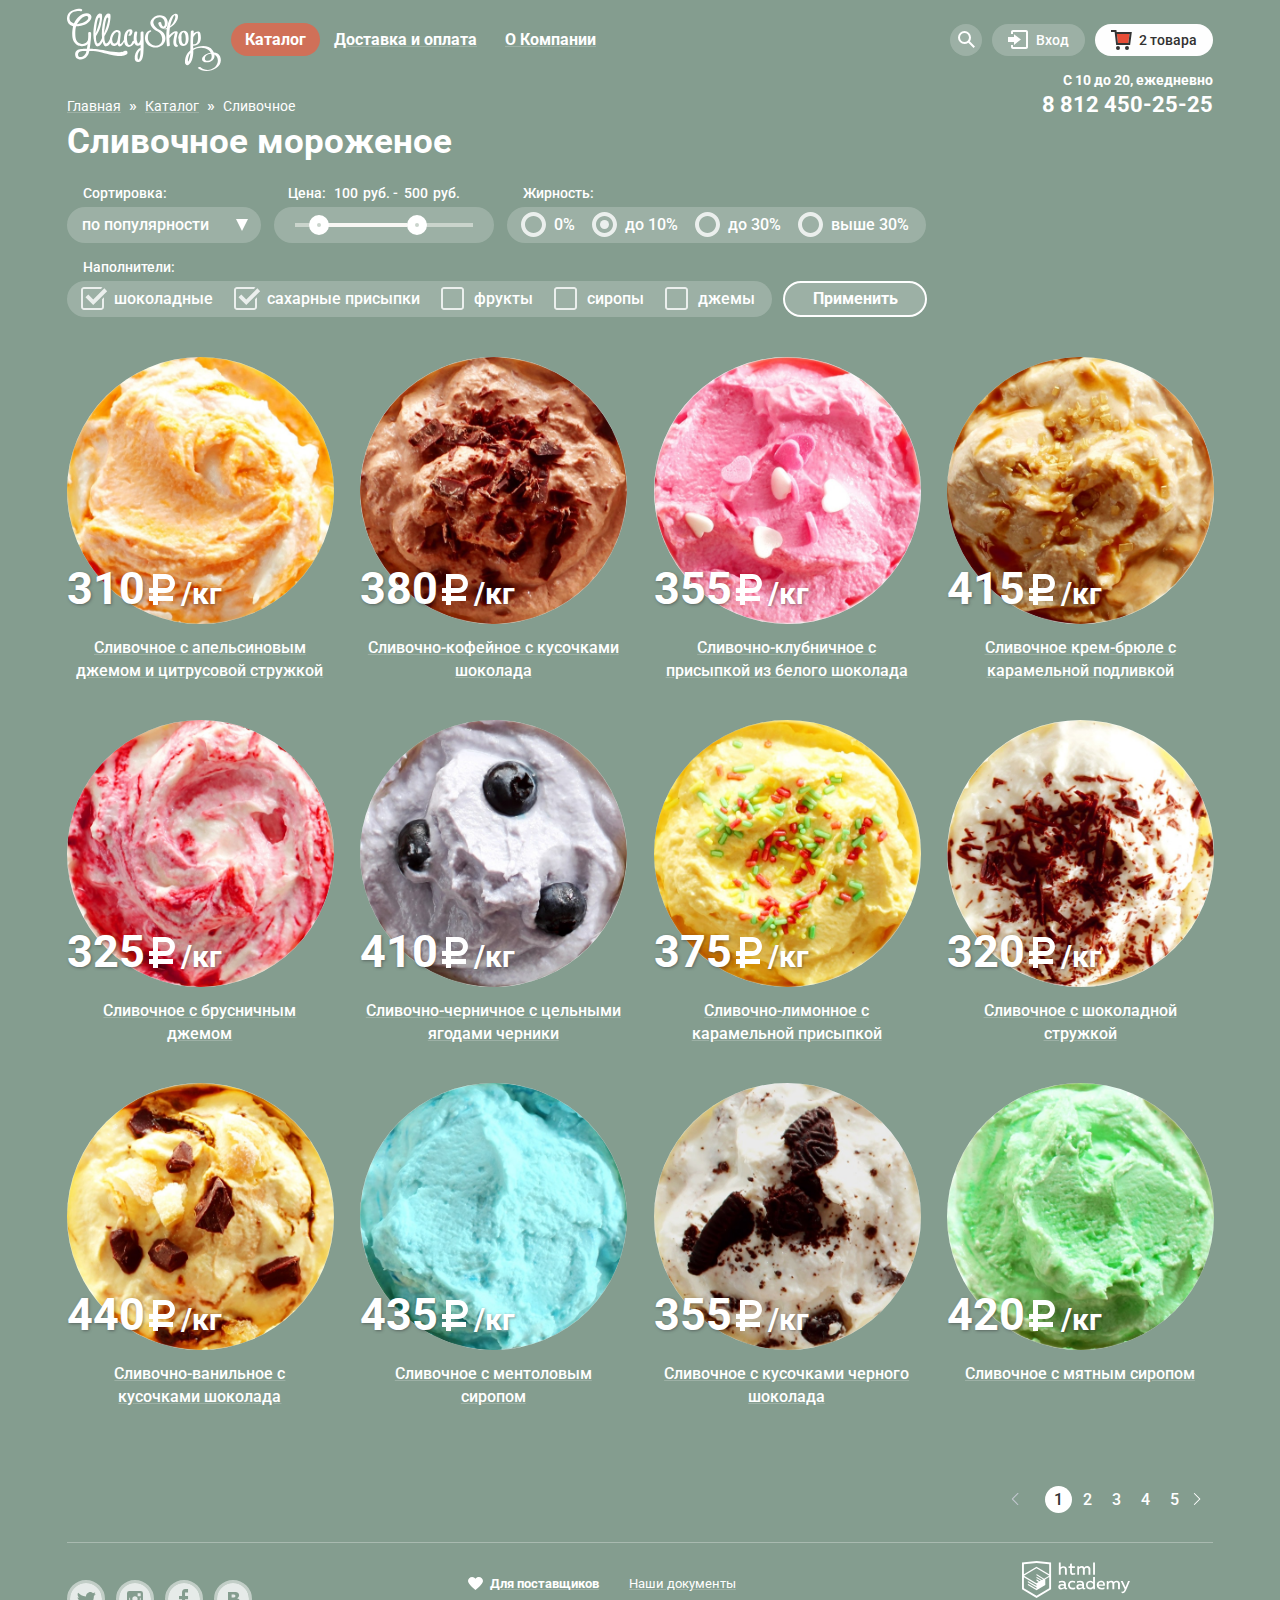
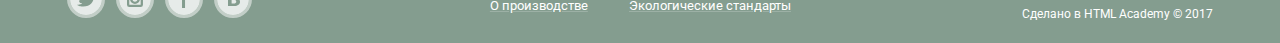
<file: catalog.html>
<!DOCTYPE html>
<html lang="ru">
  <head>
    <meta charset="utf-8">
    <title>HTML Academy: Глейси</title>
    <link href="https://fonts.googleapis.com/css?family=Roboto:400,500,700&amp;subset=cyrillic" rel="stylesheet">
    <link href="css/normalize.css" rel="stylesheet">
    <link href="css/style.min.css" rel="stylesheet">
  </head>
  <body>
    <header class="main-header">
      <div class="container main-navigation">
        <a class="main-header_logo" href="index.html">
          <img src="img/index-logo.svg" width="154" height="64" alt="Логотип Gllacy Shop">
        </a>
        <nav class="main-menu">
          <ul class="site-navigation">
            <li tabindex="0"><a class="site-navigation_current" href="catalog.html">Каталог</a>
              <ul class="submenu-navigation">
                <li class="submenu-navigation-new"><a href="#">Новинки</a></li>
                <li class="submenu-navigation_current"><a href="catalog.html">Сливочное</a></li>
                <li><a href="#">Щербеты</a></li>
                <li><a href="#">Фруктовый лед</a></li>
                <li><a href="#">Мелорин</a></li>
              </ul>
            </li>
            <li><a href="delivery.html">Доставка и оплата</a></li>
            <li><a href="about.html">О Компании</a></li>
          </ul>
        </nav>
        <ul class="user-navigation">
          <li class="search" tabindex="0"><a href="#"><span class="visually-hidden">Поиск</span>
            <svg class="loupe" xmlns="http://www.w3.org/2000/svg" xmlns:xlink="http://www.w3.org/1999/xlink" width="17" height="17" viewBox="0 0 17 17"><path fill="#fff" d="M16.958 15.527L11.75 10.32A6.455 6.455 0 0 0 13 6.5 6.5 6.5 0 1 0 6.5 13a6.465 6.465 0 0 0 3.839-1.263l5.205 5.204 1.414-1.414zM6.5 11C4.019 11 2 8.981 2 6.5S4.019 2 6.5 2 11 4.019 11 6.5 8.981 11 6.5 11z"/></svg>
          </a>
          <section class="modal-search">
            <h2 class="visually-hidden">Форма поиска</h2>
            <form class="search-form" action="https://echo.htmlacademy.ru" method="post">
              <input class="search_area" id="search-area" type="search" name="search" placeholder="Что ищем?">
              <label for="search-area" class="visually-hidden">Поле поиска</label>
              <button class="search-button button visually-hidden" type="submit">Отправить</button>
            </form>
          </section>
        </li>
        <li class="login-link" tabindex="0"><a href="#" aria-label="Личный кабинет">
          <svg class="entrance" xmlns="http://www.w3.org/2000/svg" xmlns:xlink="http://www.w3.org/1999/xlink" width="21" height="19" viewBox="0 0 21 19"><g fill="#fff"><path d="M6 14.875L12.917 9.5 6 4.125v2.917H-.042v4.917H6z"/><path d="M18 0H5C3.9 0 3 .9 3 2v2h2V2h13v15H5v-2H3v2c0 1.1.9 2 2 2h13c1.1 0 2-.9 2-2V2c0-1.1-.9-2-2-2z"/></g></svg>
          Вход</a>
          <section class="modal-login">
            <h2 class="visually-hidden">Форма входа</h2>
            <form class="login-form" action="https://echo.htmlacademy.ru" method="post">
            <p>
              <input class="login_email" id="user-email" type="email" name="email" placeholder="Электронная почта">
              <label class="visually-hidden" for="user-email">Электронная почта</label>
            </p>
            <p>
              <input class="login_password" id="user-password" type="password" name="password" placeholder="Пароль">
              <label class="visually-hidden" for="user-password">Пароль</label>
            </p>
            <p class="login-password-info">
              <a class="restore" href="#">Забыли пароль?</a>
              <a class="registration" href="#">Новая регистрация</a>
            </p>
            <button class="login-button button" type="submit">Войти</button>
          </form>
          </section>
        </li>
          <li class="cart_active" tabindex="0"><a href="#" aria-label="Корзина">
            <svg class="basket-active" xmlns="http://www.w3.org/2000/svg" width="21" height="20" viewBox="0 0 21 20"><path fill="#E84D37" d="M5.888 4.031L6.922 13h10.45l1.176-8.969z"/><circle fill="#343434" cx="6.984" cy="18" r="2"/><circle fill="#343434" cx="15.984" cy="18" r="2"/><path fill="#343434" d="M5.657 2.031L5.422 0H0v2h3.64l1.5 13h13.988l1.699-12.969H5.657zM17.372 13H6.922L5.888 4.031h12.66L17.372 13z"/></svg>
            2 товара</a>
            <section class="modal-cart">
              <h2 class="visually-hidden">Товары в корзине</h2>
                <ul class="modal-cart-list">
                  <li class="modal-cart-item">
                    <button class="modal-cart-item_close" type="button">Удалить товар</button>
                    <img class="modal-cart-item_img" src="img/product-1.jpg" width="33" height="33" alt="Пломбир с апельсиновым джемом">
                    <p class="modal-cart-item_title">Пломбир с апельсиновым джемом</p>
                    <p class="modal-cart-item_weight-cost">
                      <span class="modal-cart-item_weight">1,5 кг х</span>
                      <span class="modal-cart-item_cost">200 руб.</span>
                    </p>
                    <span class="modal-cart-item_total" aria-label="Сумма">300 руб.</span>
                  </li>
                  <li class="modal-cart-item">
                    <button class="modal-cart-item_close" type="button">Удалить товар</button>
                    <img class="modal-cart-item_img" src="img/product-3.jpg" width="33" height="33" alt="Клубничный пломбир с посыпкой из белого шоколада">
                    <p class="modal-cart-item_title">Клубничный пломбир с посыпкой из белого шоколада</p>
                    <p class="modal-cart-item_weight-cost">
                      <span class="modal-cart-item_weight">1,5 кг х</span>
                      <span class="modal-cart-item_cost" aria-label="Сумма">300 руб.</span>
                    </p>
                    <span class="modal-cart-item_total">450 руб.</span>
                  </li>
                </ul>
                <p class="modal-cart_total"><strong>Итого: 750 руб.</strong></p>
                <button class="cart-button button">Оформить заказ</button>
            </section>
          </li>
        </ul>
        <p class="header-contacts" aria-label="Время работы">
          С 10 до 20, ежедневно<br>
          <a class="header-phone" href="tel:+88124502525">8 812 450-25-25</a>
        </p>
      </div>
    </header>

    <main>
      <h1 class="visually-hidden">Каталог Gllacy Shop</h1>

      <ul class="container breadcrumbs">
        <li><a href="index.html">Главная</a></li>
        <li>»</li>
        <li><a href="catalog.html">Каталог</a></li>
        <li>»</li>
        <li class="breadcrumbs_current">Сливочное</li>
      </ul>

      <h2 class="page-title container">Сливочное мороженое</h2>

      <section class="container filters">
        <h2 class="visually-hidden">Фильтры товаров</h2>
        <form class="filter" method="get" action="https://echo.htmlacademy.ru">

          <fieldset>
            <legend>Сортировка:</legend>
            <div class="sort">
              <select class="filter-input filter_sort" id="filter-sort" name="sort">
                <option value="popular-first">по популярности</option>
                <option value="cheap-first">сначала недорогие</option>
                <option value="expensive-first">сначала дорогие</option>
                <option value="fat-first">по жирности</option>
              </select>
            </div>
          </fieldset>

          <fieldset>
            <legend class="price-legend">Цена:</legend>
            <div class="price-controls">
              <label class="min-price"><input name="min-price" type="text" value="100"></label>
              <label class="max-price">-<input name="max-price" type="text" value="500"></label>
            </div>
          <div class="range-filter">
            <div class="range-controls">
              <div class="scale">
                <div class="bar"></div>
              </div>
              <div class="toggle toggle-min"></div>
              <div class="toggle toggle-max"></div>
            </div>
          </div>
          </fieldset>

          <fieldset>
            <legend>Жирность:</legend>
            <ul class="filter-input filter_fat">
              <li class="filter-option">
                <input class="filter-input_radio visually-hidden" type="radio" name="fat-content" value="0" id="0-fat">
                <label for="0-fat">0%</label>
              </li>
              <li class="filter-option">
                <input class="filter-input_radio visually-hidden" type="radio" name="fat-content" value="less-10" id="less-10-fat" checked>
                <label for="less-10-fat">до 10%</label>
              </li>
              <li class="filter-option">
                <input class="filter-input_radio visually-hidden" type="radio" name="fat-content" value="less-30" id="less-30-fat">
                <label for="less-30-fat">до 30%</label>
              </li>
              <li class="filter-option">
                <input class="filter-input_radio visually-hidden" type="radio" name="fat-content" value="more-30" id="more-30-fat">
                <label for="more-30-fat">выше 30%</label>
              </li>
            </ul>
          </fieldset>

          <fieldset>
            <legend>Наполнители:</legend>
            <ul class="filter-input filter_topping">
              <li class="filter-option">
                <input class="filter-input_checkbox visually-hidden" type="checkbox" name="chocolate" id="filter-chocolate" checked>
                <label for="filter-chocolate">шоколадные</label>
              </li>
              <li class="filter-option">
                <input class="filter-input_checkbox visually-hidden" type="checkbox" name="sugar" id="filter-sugar" checked>
                <label for="filter-sugar">сахарные присыпки</label>
              </li>
              <li class="filter-option">
                <input class="filter-input_checkbox visually-hidden" type="checkbox" name="fruit" id="filter-fruit">
                <label for="filter-fruit">фрукты</label>
              </li>
              <li class="filter-option">
                <input class="filter-input_checkbox visually-hidden" type="checkbox" name="syrup" id="filter-syrup">
                <label for="filter-syrup">сиропы</label>
              </li>
              <li class="filter-option">
                <input class="filter-input_checkbox visually-hidden" type="checkbox" name="jam" id="filter-jam">
                <label for="filter-jam">джемы</label>
              </li>
            </ul>
          </fieldset>

          <button type="submit" class="filter-button button">Применить</button>
        </form>
      </section>

      <section class="container catalog">
        <h2 class="visually-hidden">Список сливочного мороженого</h2>
        <ul class="catalog-list">
          <li class="catalog-item">
            <img class="catalog-item_img" src="img/product-1.jpg" width="267" height="267" alt="Сливочное с апельсиновым джемом и цитрусовой стружкой">
              <div class="item-content">
                <p>310<span>/кг</span></p>
                <h3><a class="catalog-item_name" href="catalog.html/product-1">Сливочное с апельсиновым джемом и цитрусовой стружкой</a></h3>
              </div>
              <div class="item-hover">
                <img class="hover-item_img" src="img/product-1.jpg" width="267" height="267" alt="Сливочное с апельсиновым джемом и цитрусовой стружкой">
                <button class="item-button button" type="button">Быстрый просмотр</button>
              </div>
          </li>
          <li class="catalog-item">
            <img class="catalog-item_img" src="img/product-2.jpg" width="267" height="267" alt="Сливочно-кофейное с кусочками шоколада">
            <div class="item-content">
              <p>380<span>/кг</span></p>
              <h3><a class="catalog-item_name" href="catalog.html/product-2">Сливочно-кофейное с кусочками шоколада</a></h3>
            </div>
            <div class="item-hover">
              <img class="hover-item_img" src="img/product-2.jpg" width="267" height="267" alt="Сливочно-кофейное с кусочками шоколада">
              <button class="item-button button" type="button">Быстрый просмотр</button>
            </div>
          </li>
          <li class="catalog-item">
            <img class="catalog-item_img" src="img/product-3.jpg" width="267" height="267" alt="Сливочно-клубничное с присыпкой из белого шоколада">
            <div class="item-content">
              <p>355<span>/кг</span></p>
              <h3><a class="catalog-item_name" href="catalog.html/product-3">Сливочно-клубничное с присыпкой из белого шоколада</a></h3>
            </div>
            <div class="item-hover">
              <img class="hover-item_img" src="img/product-3.jpg" width="267" height="267" alt="Сливочно-клубничное с присыпкой из белого шоколада">
              <button class="item-button button" type="button">Быстрый просмотр</button>
            </div>
          </li>
          <li class="catalog-item">
            <img class="catalog-item_img" src="img/product-4.jpg" width="267" height="267" alt="Сливочное крем-брюле с карамельной подливкой">
            <div class="item-content">
              <p>415<span>/кг</span></p>
              <h3><a class="catalog-item_name" href="catalog.html/product-4">Сливочное крем-брюле с карамельной подливкой</a></h3>
            </div>
            <div class="item-hover">
              <img class="hover-item_img" src="img/product-4.jpg" width="267" height="267" alt="Сливочное крем-брюле с карамельной подливкой">
              <button class="item-button button" type="button">Быстрый просмотр</button>
            </div>
          </li>
          <li class="catalog-item">
            <img class="catalog-item_img" src="img/product-5.jpg" width="267" height="267" alt="Сливочное с брусничным джемом">
            <div class="item-content">
              <p>325<span>/кг</span></p>
              <h3><a class="catalog-item_name" href="catalog.html/product-5">Сливочное с брусничным джемом</a></h3>
            </div>
            <div class="item-hover">
              <img class="hover-item_img" src="img/product-5.jpg" width="267" height="267" alt="Сливочное с брусничным джемом">
              <button class="item-button button" type="button">Быстрый просмотр</button>
            </div>
          </li>
          <li class="catalog-item">
            <img class="catalog-item_img" src="img/product-6.jpg" width="267" height="267" alt="Сливочно-черничное с цельными ягодами черники">
            <div class="item-content">
              <p>410<span>/кг</span></p>
              <h3><a class="catalog-item_name" href="catalog.html/product-6">Сливочно-черничное с цельными ягодами черники</a></h3>
            </div>
            <div class="item-hover">
              <img class="hover-item_img" src="img/product-6.jpg" width="267" height="267" alt="Сливочно-черничное с цельными ягодами черники">
              <button class="item-button button" type="button">Быстрый просмотр</button>
            </div>
          </li>
          <li class="catalog-item">
            <img class="catalog-item_img" src="img/product-7.jpg" width="267" height="267" alt="Сливочно-лимонное с карамельной присыпкой">
            <div class="item-content">
              <p>375<span>/кг</span></p>
              <h3><a class="catalog-item_name" href="catalog.html/product-7">Сливочно-лимонное с карамельной присыпкой</a></h3>
            </div>
            <div class="item-hover">
              <img class="hover-item_img" src="img/product-7.jpg" width="267" height="267" alt="Сливочно-лимонное с карамельной присыпкой">
              <button class="item-button button" type="button">Быстрый просмотр</button>
            </div>
          </li>
          <li class="catalog-item">
            <img class="catalog-item_img" src="img/product-8.jpg" width="267" height="267" alt="Сливочное с шоколадной стружкой">
            <div class="item-content">
              <p>320<span>/кг</span></p>
              <h3><a class="catalog-item_name" href="catalog.html/product-8">Сливочное с шоколадной стружкой</a></h3>
            </div>
            <div class="item-hover">
              <img class="hover-item_img" src="img/product-8.jpg" width="267" height="267" alt="Сливочное с шоколадной стружкой">
              <button class="item-button button" type="button">Быстрый просмотр</button>
            </div>
          </li>
          <li class="catalog-item">
            <img class="catalog-item_img" src="img/product-9.jpg" width="267" height="267" alt="Сливочно-ванильное с кусочками шоколада">
            <div class="item-content">
              <p>440<span>/кг</span></p>
              <h3><a class="catalog-item_name" href="catalog.html/product-9">Сливочно-ванильное с кусочками шоколада</a></h3>
            </div>
            <div class="item-hover">
              <img class="hover-item_img" src="img/product-9.jpg" width="267" height="267" alt="Сливочно-ванильное с кусочками шоколада">
              <button class="item-button button" type="button">Быстрый просмотр</button>
            </div>
          </li>
          <li class="catalog-item">
            <img class="catalog-item_img" src="img/product-10.jpg" width="267" height="267" alt="Сливочноe с ментоловым сиропом">
            <div class="item-content">
              <p>435<span>/кг</span></p>
              <h3><a class="catalog-item_name" href="catalog.html/product-10">Сливочноe с ментоловым сиропом</a></h3>
            </div>
            <div class="item-hover">
              <img class="hover-item_img" src="img/product-10.jpg" width="267" height="267" alt="Сливочноe с ментоловым сиропом">
              <button class="item-button button" type="button">Быстрый просмотр</button>
            </div>
          </li>
          <li class="catalog-item">
            <img class="catalog-item_img" src="img/product-11.jpg" width="267" height="267" alt="Сливочное с кусочками черного шоколада">
            <div class="item-content">
              <p>355<span>/кг</span></p>
              <h3><a class="catalog-item_name" href="catalog.html/product-11">Сливочное с кусочками черного шоколада</a></h3>
            </div>
            <div class="item-hover">
              <img class="hover-item_img" src="img/product-11.jpg" width="267" height="267" alt="Сливочное с кусочками черного шоколада">
              <button class="item-button button" type="button">Быстрый просмотр</button>
            </div>
          </li>
          <li class="catalog-item">
            <img class="catalog-item_img" src="img/product-12.jpg" width="267" height="267" alt="Сливочное с мятным сиропом">
            <div class="item-content">
              <p>420<span>/кг</span></p>
              <h3><a class="catalog-item_name" href="catalog.html/product-12">Сливочное с мятным сиропом</a></h3>
            </div>
            <div class="item-hover">
              <img class="hover-item_img" src="img/product-12.jpg" width="267" height="267" alt="Сливочное с мятным сиропом">
              <button class="item-button button" type="button">Быстрый просмотр</button>
            </div>
          </li>
        </ul>
      </section>

      <nav class="container pagination">
        <h2 class="visually-hidden">Страницы каталога</h2>
        <ul class="pagination-list">
          <li class="pagination-item pagination-item_inactive"><a><span class="visually-hidden">Предыдущая страница</span>
            <svg class="arrow-previous" xmlns="http://www.w3.org/2000/svg" xmlns:xlink="http://www.w3.org/1999/xlink" x="0px" y="0px"
            	 viewBox="0 0 8 12" style="enable-background:new 0 0 8 12;" xml:space="preserve">
            <style type="text/css">
            	.st0{fill:#C1C6CE;}
            </style>
            <path class="st0" d="M1,5.6C0.8,5.8,0.8,6.2,1,6.4l5.5,5.5C6.7,12,7,12,7.2,11.9c0.2-0.2,0.2-0.5,0-0.7L2.1,6l5.2-5.2l0,0
            	c0.2-0.2,0.2-0.5,0-0.7C7-0.1,6.7-0.1,6.5,0.1L1,5.6C1,5.6,1,5.6,1,5.6z"/>
            </svg>
          </a></li>
          <li class="pagination-item pagination-item_current"><a>1</a></li>
          <li class="pagination-item"><a href="#">2</a></li>
          <li class="pagination-item"><a href="#">3</a></li>
          <li class="pagination-item"><a href="#">4</a></li>
          <li class="pagination-item"><a href="#">5</a></li>
          <li class="pagination-item pagination-next"><a href="#"><span class="visually-hidden">Следующая страница</span>
            <svg class="arrow-next" xmlns="http://www.w3.org/2000/svg" width="8" height="12" viewBox="0 0 8 12"><path fill="#C1C6CE" d="M7.237 5.642L1.729.133a.506.506 0 1 0-.716.716L6.163 6l-5.151 5.15a.507.507 0 0 0 .716.717l5.509-5.509a.504.504 0 0 0 0-.716z"/></svg>
          </a></li>
        </ul>
      </nav>
    </main>

    <footer class="container">
      <div class="main-footer">
        <ul class="footer-social">
            <li><a class="social-button" href="#"><span class="visually-hidden">Твиттер</span>
              <svg xmlns="http://www.w3.org/2000/svg" width="32" height="32" viewBox="0 0 32 32">
                <path fill="#FFF" d="M16 0C7.164 0 0 7.164 0 16c0 8.837 7.164 16 16 16 8.837 0 16-7.163 16-16 0-8.836-7.163-16-16-16zm7.944 12.809c-.251 6.516-3.463 10.832-10.992 10.702h-.486c-.447 0-4.543-.443-5.344-1.823 2.479.19 4.247-.406 5.12-1.136-1.048-.289-2.923-.461-3.251-2.848.384.104.618.221 1.299.113-1.307-.824-2.758-1.519-2.679-3.643.311.317 1.164.518 1.46.457-.768-.233-2.149-3.244-.974-4.781 1.984 1.79 4.075 3.482 7.804 3.643.227-2.214 1.24-3.699 3.168-4.325 1.84-.479 3.255.26 3.901 1.138.737-.224 1.453-.466 2.193-.685-.004.833-.569 1.463-.935 1.709.747.165 1.423-.475 1.423-.475-.184.963-1.094 1.725-1.707 1.954z"/>
              </svg>
            </a></li>
            <li><a class="social-button" href="#"><span class="visually-hidden">Инстаграм</span>
              <svg xmlns="http://www.w3.org/2000/svg" width="32" height="32" viewBox="0 0 32 32"><g fill="#FFF">
                <path d="M20.916 16a4.938 4.938 0 1 1-9.877 0c0-.394.051-.773.138-1.14h-.897v6.838h11.396V14.86h-.897c.086.367.137.746.137 1.14z"/>
                <path d="M15.978 18.659c1.466 0 2.659-1.193 2.659-2.659s-1.193-2.659-2.659-2.659c-1.466 0-2.659 1.193-2.659 2.659s1.192 2.659 2.659 2.659zM18.637 10.302h3.039v3.039h-3.039z"/>
                <path d="M16 0C7.164 0 0 7.164 0 16c0 8.837 7.164 16 16 16 8.837 0 16-7.163 16-16 0-8.836-7.163-16-16-16zm7.955 21.698a2.285 2.285 0 0 1-2.279 2.279H10.279A2.285 2.285 0 0 1 8 21.698V10.302a2.286 2.286 0 0 1 2.279-2.279h11.396a2.286 2.286 0 0 1 2.279 2.279v11.396z"/></g>
              </svg>
            </a></li>
            <li><a class="social-button" href="#"><span class="visually-hidden">Фейсбук</span>
              <svg xmlns="http://www.w3.org/2000/svg" width="32" height="32" viewBox="0 0 32 32">
                <path fill="#FFF" d="M16 0C7.164 0 0 7.163 0 16s7.164 16 16 16c8.837 0 16-7.164 16-16S24.837 0 16 0zm4.062 9.455h-3.021v3.444h3.021v3.445h-3.021v8.61H14.02v-8.61H11v-3.445h3.021V9.455c0-1.902 1.353-3.445 3.021-3.445h3.021v3.445z"/>
              </svg>
            </a></li>
            <li><a class="social-button" href="#"><span class="visually-hidden">Вконтакте</span>
              <svg xmlns="http://www.w3.org/2000/svg" width="32" height="32" viewBox="0 0 32 32"><g fill="#FFF">
                <path d="M16.637 14.495c.402-.019.719-.082.951-.188.326-.145.54-.33.641-.559.101-.229.15-.496.15-.797 0-.232-.058-.465-.174-.697-.116-.232-.322-.405-.617-.517-.264-.1-.592-.155-.984-.165a76.242 76.242 0 0 0-1.652-.014h-.339v2.965h.565c.571 0 1.057-.009 1.459-.028zM18.118 17.084c-.282-.081-.672-.125-1.166-.132a127.97 127.97 0 0 0-1.55-.009h-.79v3.493h.264c1.014 0 1.74-.003 2.18-.009a3.2 3.2 0 0 0 1.212-.245c.377-.157.633-.364.774-.625s.214-.562.214-.9c0-.446-.088-.788-.261-1.03-.17-.241-.464-.423-.877-.543z"/>
                <path d="M16 0C7.164 0 0 7.164 0 16c0 8.837 7.164 16 16 16 8.837 0 16-7.163 16-16 0-8.836-7.163-16-16-16zm6.602 20.531a3.73 3.73 0 0 1-1.124 1.327c-.552.415-1.161.71-1.823.886s-1.501.264-2.519.264h-6.121V8.987h5.443c1.13 0 1.957.038 2.48.113a5.126 5.126 0 0 1 1.561.5c.533.27.929.632 1.189 1.087.26.455.392.975.392 1.558 0 .678-.179 1.278-.536 1.795-.358.518-.863.92-1.517 1.208v.075c.917.182 1.642.559 2.179 1.13.537.571.807 1.325.807 2.261 0 .678-.138 1.283-.411 1.817z"/></g>
              </svg>
            </a></li>
        </ul>
        <ul class="footer-menu">
            <li><a class="footer-menu-item footer-suppliers" href="#">Для поставщиков</a></li>
            <li><a class="footer-menu-item" href="#">Наши документы</a></li>
            <li><a class="footer-menu-item" href="#">О производстве</a></li>
            <li><a class="footer-menu-item" href="#">Экологические стандарты</a></li>
        </ul>
        <div class="footer-copyright">
            <a class="copyright-button" href="https://htmlacademy.ru/intensive/htmlcss"><img src="img/logo-htmlacademy.svg" width="108" height="39" alt="Логотип HTML Academy"></a>
            <p>
              Сделано в
              <a href="https://htmlacademy.ru/intensive/htmlcss">HTML Academy</a>
              © 2017
            </p>
        </div>
      </div>
    </footer>
    </body>
  </html>
</file>
<file: css/style.min.css>
body{margin:0;padding:0;min-width:1200px;font-family:"Roboto",Arial,sans-serif;font-size:16px;line-height:22px;font-weight:500;color:#fff;background-color:#849d8f}a{text-decoration:none}.visually-hidden:not(:focus):not(:active),input[type=checkbox].visually-hidden,input[type=radio].visually-hidden{position:absolute;width:1px;height:1px;margin:-1px;border:0;padding:0;white-space:nowrap;-webkit-clip-path:inset(100%);clip-path:inset(100%);clip:rect(0 0 0 0);overflow:hidden}.button{font-size:18px;line-height:24px;font-weight:700;color:#fff;vertical-align:middle;text-align:center;padding:10px 24px 13px 22px;background-image:-webkit-gradient(linear,left bottom,left top,from(#ca3824),to(#f26843));background-image:-webkit-linear-gradient(bottom,#ca3824,#f26843);background-image:-o-linear-gradient(bottom,#ca3824,#f26843);background-image:linear-gradient(to top,#ca3824,#f26843);-webkit-box-shadow:0 2px 2px 0 rgba(85,8,0,.54);box-shadow:0 2px 2px 0 rgba(85,8,0,.54);border:0;border-radius:50px;cursor:pointer}.button:hover{color:#fefefe;background-image:-webkit-gradient(linear,left bottom,left top,from(#e74a35),to(#f26843));background-image:-webkit-linear-gradient(bottom,#e74a35,#f26843);background-image:-o-linear-gradient(bottom,#e74a35,#f26843);background-image:linear-gradient(to top,#e74a35,#f26843);-webkit-box-shadow:0 1px 2px 0 #ac1000,inset 0 0 30px rgba(255,255,255,.2);box-shadow:0 1px 2px 0 #ac1000,inset 0 0 30px rgba(255,255,255,.2)}.button:focus{-webkit-box-shadow:0 0 0 2px #2e88e4;box-shadow:0 0 0 2px #2e88e4;outline:0}.button:active{color:#fceeec;background-image:-webkit-gradient(linear,left top,left bottom,from(#e74a35),to(#f26843));background-image:-webkit-linear-gradient(top,#e74a35,#f26843);background-image:-o-linear-gradient(top,#e74a35,#f26843);background-image:linear-gradient(to bottom,#e74a35,#f26843);-webkit-box-shadow:inset 0 2px 2px 0 #942718,inset 0 0 30px rgba(0,0,0,.07);box-shadow:inset 0 2px 2px 0 #942718,inset 0 0 30px rgba(0,0,0,.07)}.modal{display:none}.container{width:1146px;margin:0 auto;padding:0 2.3%}.main-header{width:100%;margin-bottom:0}.main-header_logo{width:154px;height:64px}.main-navigation{display:-webkit-box;display:-ms-flexbox;display:flex;-webkit-box-pack:justify;-ms-flex-pack:justify;justify-content:space-between;-ms-flex-wrap:wrap;flex-wrap:wrap;-webkit-box-align:stretch;-ms-flex-align:stretch;align-items:stretch;padding-top:8px}div.main-header_logo{width:154px;height:64px}.site-navigation>li{position:relative}.login-password-info a{line-height:24px}.user-navigation>li{margin-left:10px;position:relative}.header-contacts{width:100%;margin:0;padding:0}.site-navigation,.user-navigation,.submenu-navigation{list-style:none}.site-navigation a,.user-navigation a{color:#fff}.site-navigation{line-height:18px;font-weight:700;position:relative;display:-webkit-box;display:-ms-flexbox;display:flex;-ms-flex-wrap:wrap;flex-wrap:wrap;margin:0;padding:0;margin-left:10px;height:100%;list-style:none}.site-navigation a{text-decoration:underline;-webkit-text-decoration-color:rgba(255,255,255,.2);text-decoration-color:rgba(255,255,255,.2);padding:7px 14px;border-radius:20px;line-height:64px}.site-navigation a:hover,.site-navigation a:focus{color:#333;text-decoration:none;outline:0;background-color:#f7f6f3}.site-navigation a:active{color:#333;text-decoration:none;background-color:#ededed;-webkit-box-shadow:inset 0 2px 1px 0 #696969;box-shadow:inset 0 2px 1px 0 #696969}a.site-navigation_current{font-weight:700;text-decoration:none;background-color:#d07058}.user-navigation{font-size:14px;line-height:16px;display:-webkit-box;display:-ms-flexbox;display:flex;-webkit-box-orient:horizontal;-webkit-box-direction:normal;-ms-flex-direction:row;flex-direction:row;-webkit-box-pack:end;-ms-flex-pack:end;justify-content:flex-end;margin:0;padding:0;margin-left:auto;height:100%;list-style:none}.user-navigation a{background-color:rgba(255,255,255,.2);padding:8px 14px 7px 14px;border-radius:20px;line-height:64px}.user-navigation a:hover,.user-navigation a:focus{color:#323232;outline:0;background-color:#f8f7f4}.cart-button{display:inline-block;position:absolute;bottom:20px;right:14px;padding:10px 14px 10px 14px;cursor:pointer}.cart_active{position:relative}.cart_active a{background-color:rgba(255,255,255,.99);color:#323232;font-size:14px;position:relative;padding:8px 16px 8px 44px}.cart_active a:hover,.cart_active a:focus{color:#323232;outline:0;background-color:rgba(255,255,255,.99)}.cart_active:hover .modal-cart{display:block}.cart_active:focus .modal-cart{display:block}.cart a{position:relative;padding:8px 34px 8px 45px}.basket{position:absolute;width:21px;height:20px;top:6px;left:16px}.cart a:hover path,.cart a:focus path,.cart a:hover circle,.cart a:focus circle{fill:#000}.basket-active{position:absolute;width:21px;height:20px;top:6px;left:16px}.modal-cart{background-color:#f8f7f4;width:510px;border-radius:5px;padding:20px 14px 20px 15px;-webkit-box-shadow:0 20px 20px 0 rgba(0,0,0,.4);box-shadow:0 20px 20px 0 rgba(0,0,0,.4);z-index:8;display:none;position:absolute;right:0;top:53px}.modal-cart-item{position:relative;display:-webkit-box;display:-ms-flexbox;display:flex;-webkit-box-pack:justify;-ms-flex-pack:justify;justify-content:space-between;-webkit-box-align:center;-ms-flex-align:center;align-items:center;width:100%;padding-left:27px;padding-right:20px;-webkit-box-sizing:border-box;box-sizing:border-box;margin-bottom:20px}.modal-cart-item_close{position:absolute;font-size:0;background-color:transparent;border:0;width:11px;height:11px;top:10px;left:6px;background-image:url(../img/cross-small.svg);background-position:0 0;background-repeat:no-repeat;cursor:pointer}.modal-cart-list{list-style:none;color:#323232;font-size:13px;line-height:16px;font-weight:400;padding:0;margin:0;margin-bottom:15px;display:-webkit-box;display:-ms-flexbox;display:flex;-webkit-box-orient:vertical;-webkit-box-direction:normal;-ms-flex-direction:column;flex-direction:column;position:relative}.modal-cart-list::before{content:"";position:absolute;background-color:#cacac7;width:510px;height:1px;bottom:0;left:0}.modal-cart-item_cost{color:#999}.modal-cart_total{color:#323232;font-size:15px;line-height:18px;font-weight:700;margin:0;margin-bottom:60px;text-align:right}.modal-cart-item_img{width:33px;height:33px;border-radius:50%}.modal-cart-item_title{width:220px;margin:0}.modal-cart-item_weight-cost{margin:0}.entrance{position:absolute;width:21px;height:19px;top:6px;left:16px}.login-link{position:relative}.login-link a{position:relative;padding:8px 16px 8px 44px}.login-link a:hover path,.login-link a:focus path{fill:#000}.login-link:hover .modal-login{display:block}.login-link:focus .modal-login{display:block}.modal-login{background-color:#f8f7f4;width:242px;border-radius:5px;padding:20px 19px 20px 17px;-webkit-box-shadow:0 20px 20px 0 rgba(0,0,0,.4);box-shadow:0 20px 20px 0 rgba(0,0,0,.4);z-index:8;display:none;position:absolute;right:0;top:53px}.login-form p{margin:0;margin-bottom:20px}p.login-password-info{margin:0;width:50%;margin-left:auto}.login-form input[type=email],.login-form input[type=password]{color:#323232;font-weight:700;border-radius:5px;line-height:24px;font-size:14px;border-radius:5px;width:87%;padding:10px 15px 10px 15px;background-color:#fff;-webkit-box-shadow:inset 0 0 0 1px rgba(178,178,178,.52);box-shadow:inset 0 0 0 1px rgba(178,178,178,.52);border:0}.login-form input[type=email]::-webkit-input-placeholder,.login-form input[type=password]::-webkit-input-placeholder{color:#999;font-weight:400}.login-form input[type=email]::-moz-placeholder,.login-form input[type=password]::-moz-placeholder{color:#999;font-weight:400}.login-form input[type=email]:-ms-input-placeholder,.login-form input[type=password]:-ms-input-placeholder{color:#999;font-weight:400}.login-form input[type=email]:hover,.login-form input[type=password]:hover{-webkit-box-shadow:inset 0 0 0 2px rgba(154,154,154,.52);box-shadow:inset 0 0 0 2px rgba(154,154,154,.52)}.login-form input[type=email]:focus,.login-form input[type=password]:focus{-webkit-box-shadow:inset 0 0 0 2px rgba(46,136,228,.52);box-shadow:inset 0 0 0 2px rgba(46,136,228,.52);outline:0}.login-password-info a{font-size:13px;line-height:24px;font-weight:400;color:#323232;text-decoration:underline;-webkit-text-decoration-color:rgba(50,50,50,.3);text-decoration-color:rgba(50,50,50,.3);padding:0;margin:0}.login-password-info a:hover,.login-password-info a:active{color:#e84d37;text-decoration:underline;-webkit-text-decoration-color:rgba(232,77,55,.3);text-decoration-color:rgba(232,77,55,.3)}.login-form{position:relative}.login-button{display:inline-block;position:absolute;bottom:0;left:0;padding:12px 25px 11px 25px;cursor:pointer}.search{position:relative}.search a{position:relative;padding:8px 16px}.search:hover .modal-search{display:block}.search:focus .modal-search{display:block}.modal-search{background-color:#f8f7f4;width:310px;border-radius:5px;padding:20px 15px 20px 15px;-webkit-box-shadow:0 20px 20px 0 rgba(0,0,0,.4);box-shadow:0 20px 20px 0 rgba(0,0,0,.4);z-index:8;display:none;position:absolute;right:0;top:53px}.search-form input[type=search]{color:#323232;font-weight:700;line-height:24px;font-size:14px;border-radius:5px;width:100%;padding:10px 15px 10px 15px;background-color:#fff;-webkit-box-shadow:inset 0 0 0 1px rgba(178,178,178,.52);box-shadow:inset 0 0 0 1px rgba(178,178,178,.52);border:0}.search-form input[type=search]::-webkit-input-placeholder{color:#999;font-weight:400}.search-form input[type=search]::-moz-placeholder{color:#999;font-weight:400}.search-form input[type=search]:-ms-input-placeholder{color:#999;font-weight:400}.search-form input[type=search]:hover{-webkit-box-shadow:inset 0 0 0 2px rgba(154,154,154,.52);box-shadow:inset 0 0 0 2px rgba(154,154,154,.52)}.search-form input[type=search]:focus{-webkit-box-shadow:inset 0 0 0 2px rgba(46,136,228,.52);box-shadow:inset 0 0 0 2px rgba(46,136,228,.52);outline:0}.loupe{position:absolute;width:17px;height:17px;top:7px;left:8px}.search a:hover path,.search a:focus path{fill:#000}.submenu-navigation{font-size:14px;line-height:16px;font-weight:400;color:#323232;background-color:#f8f7f4;width:144px;padding:0;margin:0;border-radius:5px;padding-bottom:10px;padding-top:10px;display:none;-webkit-box-shadow:0 20px 20px 0 rgba(0,0,0,.4);box-shadow:0 20px 20px 0 rgba(0,0,0,.4);position:absolute;top:53px;left:0;z-index:12}.site-navigation>li:hover .submenu-navigation{display:block}.site-navigation>li:focus .submenu-navigation{display:block}.submenu-navigation a{color:#323232;display:block;padding:5px 0 7px 15px;border-radius:0;text-decoration:none;line-height:16px}.submenu-navigation a:hover,.submenu-navigation a:focus{background-color:#fbded7;outline:0}.submenu-navigation a:active{background-color:#f6b5a5;-webkit-box-shadow:none;box-shadow:none}.submenu-navigation-new{font-weight:700;padding-bottom:10px;position:relative}.submenu-navigation_current a{background-color:#d07058;color:#fff}.submenu-navigation-new::after{content:"";position:absolute;top:30px;left:6px;width:128px;height:1px;background-color:#353535}.header-contacts{font-size:14px;line-height:16px;font-weight:700;text-align:right}.header-phone{font-size:22px;line-height:24px;font-weight:700}a.header-phone{color:#fff;display:inline-block;margin-top:5px}.breadcrumbs li+li{margin-left:8px}ul.breadcrumbs{list-style:none;margin-top:-22px;padding:0;display:-webkit-box;display:-ms-flexbox;display:flex;-webkit-box-align:baseline;-ms-flex-align:baseline;align-items:baseline}.breadcrumbs a{font-size:14px;line-height:16px;font-weight:400;color:#fff;text-decoration:underline;-webkit-text-decoration-color:rgba(255,255,255,.2);text-decoration-color:rgba(255,255,255,.2)}.breadcrumbs a:hover,.breadcrumbs a:active,.breadcrumbs a:focus{color:#ffbc9e;text-decoration:underline;-webkit-text-decoration-color:rgba(255,188,158,.2);text-decoration-color:rgba(255,188,158,.2);outline:0}.breadcrumbs_current{font-size:14px;line-height:16px;font-weight:400;color:#fff;text-decoration:none}h2.page-title{font-size:35px;line-height:41px;font-weight:700;margin-top:4px;margin-bottom:23px}.filter fieldset{border:0}.filter legend{font-size:14px;line-height:16px;padding-left:16px}.filter ul{list-style:none;line-height:18px}.filter-input{background-color:rgba(255,255,255,.2);border-radius:15px;padding:5px 15px;font-size:16px;line-height:18px;font-weight:500;color:#fff}.filter_sort:hover,.filter_sort:focus{color:#323232;outline:0}.filter_sort option{font-size:14px;line-height:16px;font-weight:400;color:#323232}.filter-button{font-size:16px;line-height:18px;color:#fff;position:relative;top:3px;cursor:pointer;background-image:none;background-color:rgba(255,255,255,.2);border:2px solid #fff;-webkit-box-shadow:none;box-shadow:none;padding:0;margin:0;padding:7px 27px 7px 28px}.filter-button:hover,.filter-button:focus{color:#323232;background-image:none;background-color:#fff;-webkit-box-shadow:none;box-shadow:none;outline:0}.filter-button:active{color:#323232;background-image:none;background-color:#ededed;border:2px solid #fff;-webkit-box-shadow:inset 0 2px 1px 0 #696969;box-shadow:inset 0 2px 1px 0 #696969;outline:0}form.filter{display:-webkit-box;display:-ms-flexbox;display:flex;margin:0;margin-bottom:24px;padding:0;-ms-flex-wrap:wrap;flex-wrap:wrap;width:75%;-webkit-box-align:center;-ms-flex-align:center;align-items:center;-webkit-box-pack:justify;-ms-flex-pack:justify;justify-content:space-between;position:relative}form.filter legend{margin-bottom:6px}form.filter fieldset{padding:0;margin:0;margin-bottom:16px;-webkit-box-flex:1;-ms-flex-positive:1;flex-grow:1}.filter_fat,.filter_topping{display:inline-block;list-style:none;-ms-flex-pack:distribute;justify-content:space-around;padding:9px 17px 9px 47px;margin:0;border-radius:30px}.filter_fat li{display:inline-block;text-align:right}.filter_fat li+li{margin-left:46px}.filter-option label{position:relative;display:block;cursor:pointer;-webkit-user-select:none;-moz-user-select:none;-ms-user-select:none;user-select:none}.filter-input_radio+label::before{content:"";position:absolute;width:26px;height:26px;left:-33px;top:-4px;background-image:url(../img/radio-off.svg);background-repeat:no-repeat;background-position:0 0;opacity:.8}.filter-input_radio:checked+label::before{content:"";position:absolute;width:26px;height:26px;left:-33px;top:-4px;background-image:url(../img/radio-on.svg);background-repeat:no-repeat;background-position:0 0;opacity:.8}.filter-input_radio+label:hover::before,.filter-input_radio+label:focus::before{opacity:1}.filter-input_radio+label:disabled::before{opacity:.4}.filter-input_checkbox+label::before{content:"";position:absolute;width:23px;height:23px;left:-33px;top:-3px;background-image:url(../img/checkbox-off.svg);background-repeat:no-repeat;background-position:0 0;opacity:.8}.filter-input_checkbox:checked+label::before{content:"";position:absolute;width:27px;height:23px;left:-33px;top:-3px;background-image:url(../img/checkbox-on.svg);background-repeat:no-repeat;background-position:0 0;opacity:.8}.filter-input_checkbox+label:hover::before,.filter-input_checkbox+label:focus::before{opacity:1}.filter-input_checkbox+label:disabled::before{opacity:.4}.filter_topping li{display:inline-block;text-align:right}.filter_topping li+li{margin-left:50px}.filter_sort{width:194px;padding-left:12px;cursor:pointer;-moz-appearance:none;-webkit-appearance:none;border:0;padding:9px 15px;border-radius:30px}.sort{position:relative}.sort:after{position:absolute;content:"";width:0;height:0;border-style:solid;border-width:12px 6px 0 6px;border-color:#fff transparent transparent transparent;top:calc(50% - 6px);right:14px;cursor:pointer;pointer-events:none}.range-controls{height:20px;width:178px;position:relative;background-color:rgba(255,255,255,.2);border-radius:30px;padding-top:16px;padding-right:21px;padding-left:21px;margin-left:12px;margin-right:12px}.range-controls .scale{height:4px;background:rgba(248,247,244,.5)}.range-controls .bar{width:45%;margin-left:32px;height:4px;background:#f8f7f4}.range-controls .toggle{width:4px;height:4px;padding:0;border:8px solid #fff;background-color:transparent;border-radius:50%;position:absolute;top:8px;left:0;cursor:pointer}.range-controls .toggle:hover{border:9px solid #fff}.range-controls .toggle-min{left:35px}.range-controls .toggle-max{left:133px}.price-legend{margin-left:10px;position:relative}.price-controls label{width:50%;font-size:14px;line-height:16px;font-weight:500}.price-controls input{font-family:Roboto,Arial,sans-serif;font-size:14px;line-height:16px;font-weight:500;text-align:center;color:#fff;width:25px;padding:5px;border:0;background:0 0;cursor:pointer}.price-controls{font-size:0;position:absolute;top:-5px;left:261px}.price-controls::before{content:"руб.";position:absolute;top:5px;left:35px;width:28px;height:18px;font-size:14px;line-height:16px;font-weight:500;color:#fff}.price-controls::after{content:"руб.";position:absolute;top:5px;left:105px;width:28px;height:18px;font-size:14px;line-height:16px;font-weight:500;color:#fff}label.max-price{margin-left:30px}.site-wrapper{min-width:1200px;background-color:#849d8f;background-image:url(../img/slider-1.png);background-repeat:no-repeat;background-position:top center;-webkit-transition:background-image .5s ease,background-color .5s ease;-o-transition:background-image .5s ease,background-color .5s ease;transition:background-image .5s ease,background-color .5s ease}.site-wrapper::before,.site-wrapper::after{content:"";visibility:hidden}.site-wrapper::before{background-image:url(../img/slider-2.png)}.site-wrapper::after{background-image:url(../img/slider-3.png)}.slider{position:relative;padding-top:275px;text-align:center;color:#fff}.slider-list{margin:0;padding:0;list-style:none}.slide-title{width:700px;margin:0 auto;margin-bottom:30px;font-size:60px;line-height:60px;font-weight:800}.slide-button{display:inline-block;padding:10px 44px 12px 43px;font-weight:600;font-size:31px;line-height:41px;text-align:center;color:#fff;vertical-align:top;text-decoration:none;text-shadow:0 2px 5px rgba(160,32,11,.76);background:#f26843;background:-webkit-gradient(linear,left top,left bottom,from(#f26843),to(#e74a35));background:-webkit-linear-gradient(top,#f26843 0%,#e74a35 100%);background:-o-linear-gradient(top,#f26843 0%,#e74a35 100%);background:linear-gradient(to bottom,#f26843 0%,#e74a35 100%);border-radius:50px;-webkit-box-shadow:0 2px 2px rgba(172,16,0,.64);box-shadow:0 2px 2px rgba(172,16,0,.64);border:0;cursor:pointer}.slide-button:hover{background:-webkit-gradient(linear,left top,left bottom,from(#f58669),to(#ec6f5e));background:-webkit-linear-gradient(top,#f58669 0%,#ec6f5e 100%);background:-o-linear-gradient(top,#f58669 0%,#ec6f5e 100%);background:linear-gradient(to bottom,#f58669 0%,#ec6f5e 100%);-webkit-box-shadow:0 2px 2px #ac1000;box-shadow:0 2px 2px #ac1000}.slide-button:active{background:-webkit-gradient(linear,left top,left bottom,from(#d84732),to(#e1613e));background:-webkit-linear-gradient(top,#d84732 0%,#e1613e 100%);background:-o-linear-gradient(top,#d84732 0%,#e1613e 100%);background:linear-gradient(to bottom,#d84732 0%,#e1613e 100%);-webkit-box-shadow:inset 0 2px 2px #ac1000;box-shadow:inset 0 2px 2px #ac1000}.slider-controls label{display:inline-block;width:17px;height:17px;margin-right:6px;vertical-align:top;background-color:transparent;border:2px solid #fff;border-radius:50%;cursor:pointer}.slider-controls label:hover,.slider-controls label:focus{background-color:rgba(248,247,244,.4)}.slider-controls{position:absolute;bottom:22px;left:45px;z-index:20;font-size:0}.slide{display:none}#product-1:checked~.site-wrapper #slide1,#product-2:checked~.site-wrapper #slide2,#product-3:checked~.site-wrapper #slide3{display:block}#product-1:checked~.site-wrapper label[for=product-1],#product-2:checked~.site-wrapper label[for=product-2],#product-3:checked~.site-wrapper label[for=product-3]{background-color:#fff}#product-1:checked~.site-wrapper{background-color:#849d8f;background-image:url(../img/slider-1.png)}#product-2:checked~.site-wrapper{background-color:#8996a6;background-image:url(../img/slider-2.png)}#product-3:checked~.site-wrapper{background-color:#9d8b84;background-image:url(../img/slider-3.png)}ul.special-offer-list{list-style:none;padding:0;margin:0;margin-bottom:40px;margin-top:40px;display:-webkit-box;display:-ms-flexbox;display:flex;-webkit-box-pack:justify;-ms-flex-pack:justify;justify-content:space-between}.special-offer-item{background-color:#321d18;background-image:url(../img/chocolate-background.jpg);background-repeat:no-repeat;background-size:cover;border-radius:15px;margin:0;padding:0;width:48.8%}.special-offer-item:first-child{background-color:#9d0025;background-image:url(../img/raspberry-background.jpg)}.special-offer_content{position:relative;padding:14px 21px 23px 20px;margin:0}h3.special-offer-item_title{font-size:35px;line-height:41px;font-weight:700;padding:0;margin:0;margin-top:3px}p.special-offer-item_desc{font-size:18px;font-weight:700;margin:0;margin-bottom:92px;margin-top:15px}.special-offer-item a{display:inline-block;position:absolute;right:20px;bottom:23px}.hits-list{margin-bottom:36px}.item-content{z-index:10;position:relative}.item-button{display:inline-block;position:absolute;top:339px;left:46px;cursor:pointer}.item-hover{width:293px;height:405px;background-color:rgba(248,247,244,.2);-webkit-box-shadow:0 20px 20px 0 rgba(0,0,0,.4);box-shadow:0 20px 20px 0 rgba(0,0,0,.4);border-radius:15px;margin:0;padding-left:13px;padding-right:13px;padding-top:7px;padding-bottom:80px;overflow:hidden;-webkit-box-sizing:border-box;box-sizing:border-box;position:absolute;left:-13px;top:-6px;z-index:2;display:none}li.catalog-item:hover .item-hover{display:block}.catalog-item_img{z-index:0}.hover-item_img{border-radius:50%;z-index:8}.catalog-item{margin-bottom:38px}.hits-item{margin-bottom:0}.hits-item h3,.catalog-item h3{margin:0;text-align:center;margin-top:6px;padding-left:5px;padding-right:5px}.top-items{width:100%;margin-bottom:40px}.hits-list,.catalog-list{list-style:none;padding:0;display:-webkit-box;display:-ms-flexbox;display:flex;-ms-flex-wrap:wrap;flex-wrap:wrap;-webkit-box-pack:justify;-ms-flex-pack:justify;justify-content:space-between}.hits-item,.catalog-item{position:relative;width:23.2%}.hits-item p,.catalog-item p{position:absolute;top:-70px;margin:0}.hits-item::before{position:absolute;content:"";width:61px;height:61px;background-color:#fff;border-radius:50%;background-image:url(../img/hit.svg);background-repeat:no-repeat;background-position:0 0;z-index:12}.catalog-item::after{position:absolute;content:"";width:31px;height:36px;top:215px;left:80px;background-image:url(../img/ruble.svg);background-repeat:no-repeat;background-position:0 0;z-index:6}.hits-item_img,.catalog-item_img{border-radius:50%}a.hits-item_name{font-size:16px;line-height:22px;font-weight:500;color:#fff;text-decoration:underline;-webkit-text-decoration-color:rgba(255,255,255,.2);text-decoration-color:rgba(255,255,255,.2)}a.hits-item_name:hover,a.hits-item_name:active,a.hits-item_name:focus{color:#ffbc9e;color:#ffbc9e;-webkit-text-decoration-color:rgba(255,188,158,.2);text-decoration-color:rgba(255,188,158,.2);outline:0}.catalog-list{list-style:none;margin-bottom:43px}a.catalog-item_name{font-size:16px;line-height:22px;font-weight:500;color:#fff;text-decoration:underline;-webkit-text-decoration-color:rgba(255,255,255,.2);text-decoration-color:rgba(255,255,255,.2)}a.catalog-item_name:hover,a.catalog-item_name:active,a.catalog-item_name:focus{color:#ffbc9e;-webkit-text-decoration-color:rgba(255,188,158,.2);text-decoration-color:rgba(255,188,158,.2);outline:0}.catalog-item p{font-size:45px;line-height:45px;font-weight:700;text-shadow:1px 1px 3px rgba(49,50,53,.5)}.catalog-item span{font-size:30px;margin-left:36px}.about{margin-bottom:40px}.about_info{display:-webkit-box;display:-ms-flexbox;display:flex;-webkit-box-pack:end;-ms-flex-pack:end;justify-content:flex-end;-ms-flex-wrap:wrap;flex-wrap:wrap}.about_info p:nth-child(2n){margin-left:92px}.about-1,.about-2,.about-3,.about-4{position:relative}.about-1::before,.about-2::before,.about-3::before,.about-4::before{content:"";width:50px;height:50px;position:absolute;left:-57px;top:8px;background-repeat:no-repeat;background-position:0 0}.about-1::before{background-image:url(../img/ice-cream.svg)}.about-2::before{background-image:url(../img/cow.svg)}.about-3::before{background-image:url(../img/eco.svg)}.about-4::before{background-image:url(../img/thermometer.svg)}.about_content{background-color:#f1e4ca;background-image:url(../img/waffle-background.jpg);background-repeat:round;border-radius:20px;padding:24px 21px 24px 21px}.about_headline{font-size:24px;line-height:30px;color:#323232;padding:0;margin:0}.about_info p{font-weight:400;color:#323232;width:43.4%;padding:0;margin:0;padding-top:22px}.news-subscription{margin-bottom:40px;display:-webkit-box;display:-ms-flexbox;display:flex;-webkit-box-pack:justify;-ms-flex-pack:justify;justify-content:space-between}.news,.subscribe{width:48.8%;border-radius:15px}.news_content{padding:24px 250px 80px 20px}.news_title{margin:0;margin-bottom:4px}.subscribe_content{padding:30px 22px 35px 22px;background-color:#f8f7f4;border-radius:15px;width:90%;margin:5px}p.subsribe-info{margin:0;margin-bottom:35px;width:101%}.subscribe-form p{margin:0;padding:0}.subscribe-form{position:relative}.subscribe-button{display:inline-block;position:absolute;bottom:0;right:-3px;padding:10px 19px 11px 19px;cursor:pointer}.news{background-color:#fff;background-image:url(../img/blog-background.jpg);background-repeat:no-repeat;background-position:17% 39%}.news_title{color:#323232}a.news_link{font-size:24px;line-height:30px;font-weight:700;color:#323232;text-decoration:underline}a.news_link:hover,a.news_link:active,a.news_link:focus{color:#e84d37;outline:0}.subscribe{background:url(../img/background-post.jpg);background-repeat:no-repeat;background-position:0 0;padding:0;margin:0}.subsribe-info{font-weight:400;color:#5a5a5a}.subscribe-form input[type=email]{color:#323232;font-weight:700;padding:13px;border-radius:5px;width:342px;background-color:#fff;-webkit-box-shadow:inset 0 0 0 1px rgba(178,178,178,.52);box-shadow:inset 0 0 0 1px rgba(178,178,178,.52);border:0}.subscribe-form input[type=email]::-webkit-input-placeholder{color:#999;font-weight:400}.subscribe-form input[type=email]::-moz-placeholder{color:#999;font-weight:400}.subscribe-form input[type=email]:-ms-input-placeholder{color:#999;font-weight:400}.subscribe-form input[type=email]:hover{-webkit-box-shadow:inset 0 0 0 2px rgba(154,154,154,.52);box-shadow:inset 0 0 0 2px rgba(154,154,154,.52)}.subscribe-form input[type=email]:focus{-webkit-box-shadow:inset 0 0 0 2px rgba(46,136,228,.52);box-shadow:inset 0 0 0 2px rgba(46,136,228,.52);outline:0}.contacts{width:100%;margin:auto}.contacts .wrapper{width:1200px;position:relative;left:18.5%;top:-430px;background-color:#ece5c8}.interactive-map{z-index:10}.contacts-map{width:100%;position:absolute}.contacts-map img{width:100%;display:block;z-index:5}.contacts-block{position:absolute;width:302px;top:62px;right:27px;border-radius:15px;z-index:15;background-color:#fff}.contacts .wrapper::before{content:"";position:absolute;width:182px;height:140px;top:138px;left:266px;background-image:url(../img/pin.svg),url(../img/shadow.png);background-position:0 0,35px 30px;background-repeat:no-repeat,no-repeat;z-index:6}.contacts_content{padding:29px 25px 29px 26px;position:relative}.contacts_content p{margin:0;margin-bottom:18px}p.contact-number{margin-bottom:68px}.contact-number span{display:inline-block;margin-top:5px;margin-bottom:2px}.contacts-button{display:inline-block;position:absolute;bottom:28px;padding:10px 28px 10px 28px}a.contacts-info{display:inline;padding:0;margin-top:2px;margin-bottom:2px;color:#323232}.contacts-block p{font-size:14px;line-height:20px;font-weight:400;color:#323232}.contacts-block span{font-size:18px;line-height:24px;font-weight:700}.pagination-item{margin-left:2px}.pagination{position:relative;margin-bottom:18px}.arrow-next{position:absolute;width:8px;height:12px;top:4px;right:41px}.arrow-next path{fill:#fff}.arrow-previous{position:absolute;width:8px;height:12px;top:4px;right:223px}ul.pagination-list{list-style:none;display:-webkit-box;display:-ms-flexbox;display:flex;-webkit-box-pack:end;-ms-flex-pack:end;justify-content:flex-end;margin:0;padding:0;padding-bottom:34px;margin-right:-4px}.pagination-item a{line-height:18px;color:#fff;border-radius:50%;padding:4px 9px}.pagination-item a:hover,.pagination-item a:focus{background-color:rgba(255,255,255,.2);outline:0}.pagination-item a:active{color:#323232;background-color:#fff}.pagination-item_inactive a,.pagination-item_inactive a:hover,.pagination-item_inactive a:active{color:rgba(255,255,255,.2);background-color:transparent}.pagination-item_current a,.pagination-item_current a:hover,.pagination-item_current a:active{color:#323232;background-color:#fff}.pagination-next a{padding-left:14px;padding-right:13px}.pagination-next a:active .arrow-next path{fill:#323232}ul.footer-social{list-style:none;margin:0;padding:0;display:-webkit-box;display:-ms-flexbox;display:flex;position:relative;top:5px}a.social-button{font-size:13px;line-height:18px;font-weight:400;color:#fff}ul.footer-menu{list-style:none;margin:0;padding:0;display:-webkit-box;display:-ms-flexbox;display:flex;-ms-flex-wrap:wrap;flex-wrap:wrap;-webkit-box-pack:center;-ms-flex-pack:center;justify-content:center;width:335px}.footer-menu li:nth-child(2n){margin-right:0}.footer-menu li:nth-child(2n+1){margin-right:-25px;margin-left:9px}a.footer-menu-item{color:#fff;font-size:13px;line-height:18px;font-weight:400;text-decoration:underline;-webkit-text-decoration-color:rgba(255,255,255,.2);text-decoration-color:rgba(255,255,255,.2)}a.footer-menu-item:hover,a.footer-menu-item:active,a.footer-menu-item:focus{color:#ffbc9e;-webkit-text-decoration-color:rgba(255,188,158,.2);text-decoration-color:rgba(255,188,158,.2);outline:0}.footer-menu_content li:first-child{font-weight:700}.footer-copyright p{font-size:12px;line-height:18px;font-weight:400}.footer-copyright a{color:#fff}.footer-copyright a:hover,.footer-copyright a:active,.footer-copyright a:focus{color:#ffbc9e;outline:0}.main-footer{margin-top:20px;padding-bottom:20px;display:-webkit-box;display:-ms-flexbox;display:flex;-webkit-box-pack:justify;-ms-flex-pack:justify;justify-content:space-between;-webkit-box-align:center;-ms-flex-align:center;align-items:center;position:relative}.main-footer::before{position:absolute;content:"";top:-23px;left:0;width:100%;height:1px;background-color:rgba(255,255,255,.3)}.footer-social li+li{margin-left:11px}.footer-menu li{width:49%;position:relative}.footer-menu li:first-child a{font-weight:700}.footer-copyright{margin:0;display:-webkit-box;display:-ms-flexbox;display:flex;-webkit-box-orient:vertical;-webkit-box-direction:normal;-ms-flex-direction:column;flex-direction:column;position:relative;margin-top:-5px}.footer-copyright p{margin:0}.social-button{display:-webkit-box;display:-ms-flexbox;display:flex;-webkit-box-align:center;-ms-flex-align:center;align-items:center;-webkit-box-pack:center;-ms-flex-pack:center;justify-content:center;width:32px;height:32px;border-radius:50%;border:3px solid rgba(255,255,255,.5)}.social-button:hover,.social-button:focus{border:3px solid rgba(255,255,255,.7);outline:0}.social-button path{fill:rgba(255,255,255,.8)}.social-button:hover path,.social-button:focus path{fill:#fff}.social-button:active path{fill:#e9e9e9}.social-button:active{border:3px solid rgba(255,255,255,.7)}.footer-suppliers::before{position:absolute;content:"";width:15px;height:13px;background-image:url(../img/heart.svg);background-repeat:no-repeat;background-position:0 0;left:-22px;top:5px}.modal h2{font-size:24px;line-height:28px;color:#323232;margin:0;margin-bottom:19px}.modal-feedback{position:fixed;top:50%;left:50%;margin-left:-238.5px;margin-top:-221.5px}.feedback-form{background-color:#f8f7f4;width:428px;border-radius:5px;padding:25px 25px 24px 24px;position:relative;-webkit-box-shadow:0 20px 20px 0 rgba(0,0,0,.4);box-shadow:0 20px 20px 0 rgba(0,0,0,.4);z-index:20}.modal-show{display:block;z-index:20;-webkit-animation-name:bounce;animation-name:bounce;-webkit-animation-duration:.6s;animation-duration:.6s}.modal-overlay{display:none;position:fixed;width:100%;height:100%;top:0;left:0;z-index:10}.modal-show .modal-overlay{display:block;background:rgba(0,0,0,.3)}.modal-close{position:absolute;font-size:0;background-color:transparent;border:0;width:18px;height:17px;top:15px;right:16px;background-image:url(../img/cross-big.svg);background-position:0 0;background-repeat:no-repeat;cursor:pointer}.feedback-form input[type=email],.feedback-form input[type=text],.feedback-form textarea{color:#323232;font-weight:700;border-radius:5px;line-height:24px;font-size:16px;border-radius:5px;width:55%;padding:10px 15px 10px 15px;background-color:#fff;-webkit-box-shadow:inset 0 0 0 1px rgba(178,178,178,.52);box-shadow:inset 0 0 0 1px rgba(178,178,178,.52);border:0}.feedback-form textarea{width:93%}.feedback-form p{margin:0;margin-bottom:20px}.feedback-form p:last-of-type{margin-bottom:73px}.feedback-form input[type=email]::-webkit-input-placeholder,.feedback-form input[type=text]::-webkit-input-placeholder,.feedback-form textarea::-webkit-input-placeholder{color:#999;font-weight:400}.feedback-form input[type=email]::-moz-placeholder,.feedback-form input[type=text]::-moz-placeholder,.feedback-form textarea::-moz-placeholder{color:#999;font-weight:400}.feedback-form input[type=email]:-ms-input-placeholder,.feedback-form input[type=text]:-ms-input-placeholder,.feedback-form textarea:-ms-input-placeholder{color:#999;font-weight:400}.feedback-form input[type=email]:hover,.feedback-form input[type=text]:hover,.feedback-form textarea:hover{-webkit-box-shadow:inset 0 0 0 2px rgba(154,154,154,.52);box-shadow:inset 0 0 0 2px rgba(154,154,154,.52)}.feedback-form input[type=email]:focus,.feedback-form input[type=text]:focus,.feedback-form textarea:focus{-webkit-box-shadow:inset 0 0 0 2px rgba(46,136,228,.52);box-shadow:inset 0 0 0 2px rgba(46,136,228,.52);outline:0}.feedback-button{display:inline-block;position:absolute;bottom:24px;right:25px;padding:12px 25px 11px 25px;cursor:pointer}#map{height:430px;width:100%}@-webkit-keyframes bounce{0%{-webkit-transform:translateY(-2000px);transform:translateY(-2000px)}70%{-webkit-transform:translateY(30px);transform:translateY(30px)}90%{-webkit-transform:translateY(-10px);transform:translateY(-10px)}to{-webkit-transform:translateY(0);transform:translateY(0)}}@keyframes bounce{0%{-webkit-transform:translateY(-2000px);transform:translateY(-2000px)}70%{-webkit-transform:translateY(30px);transform:translateY(30px)}90%{-webkit-transform:translateY(-10px);transform:translateY(-10px)}to{-webkit-transform:translateY(0);transform:translateY(0)}}}
</file>
